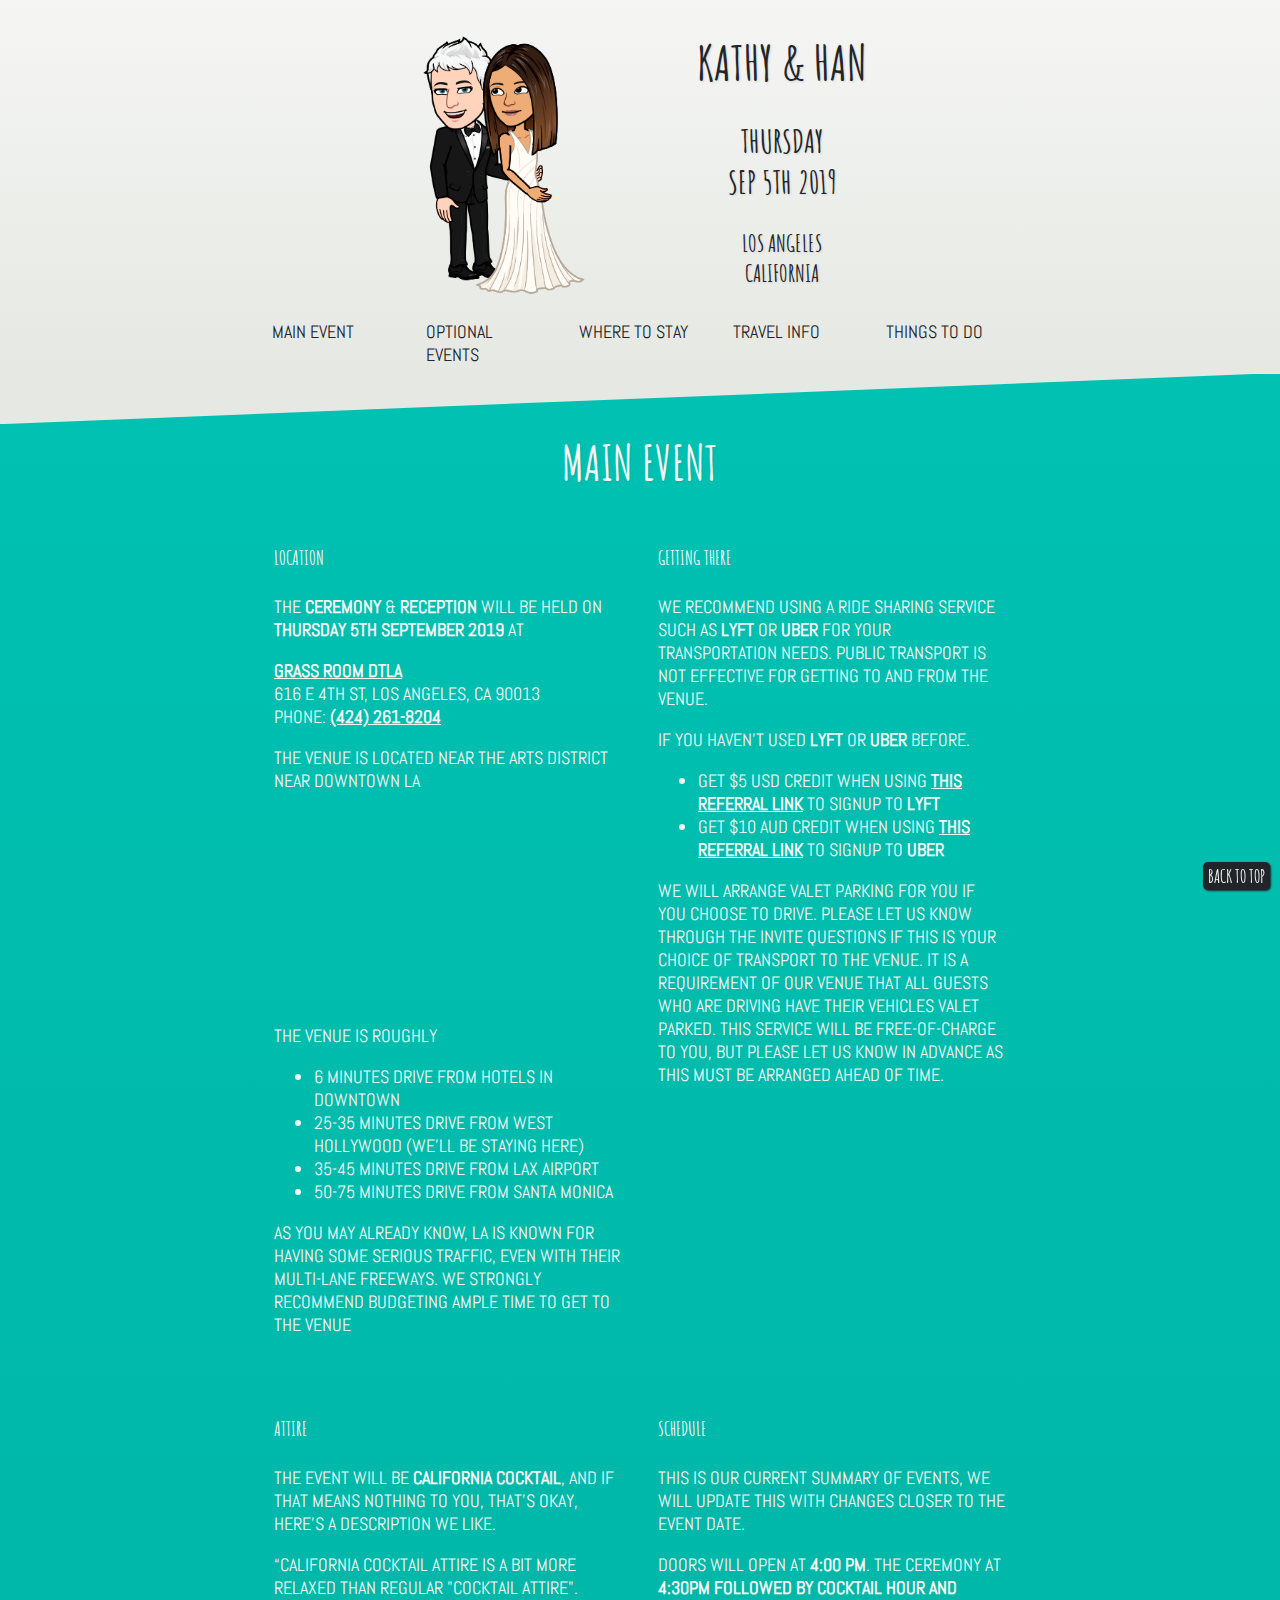
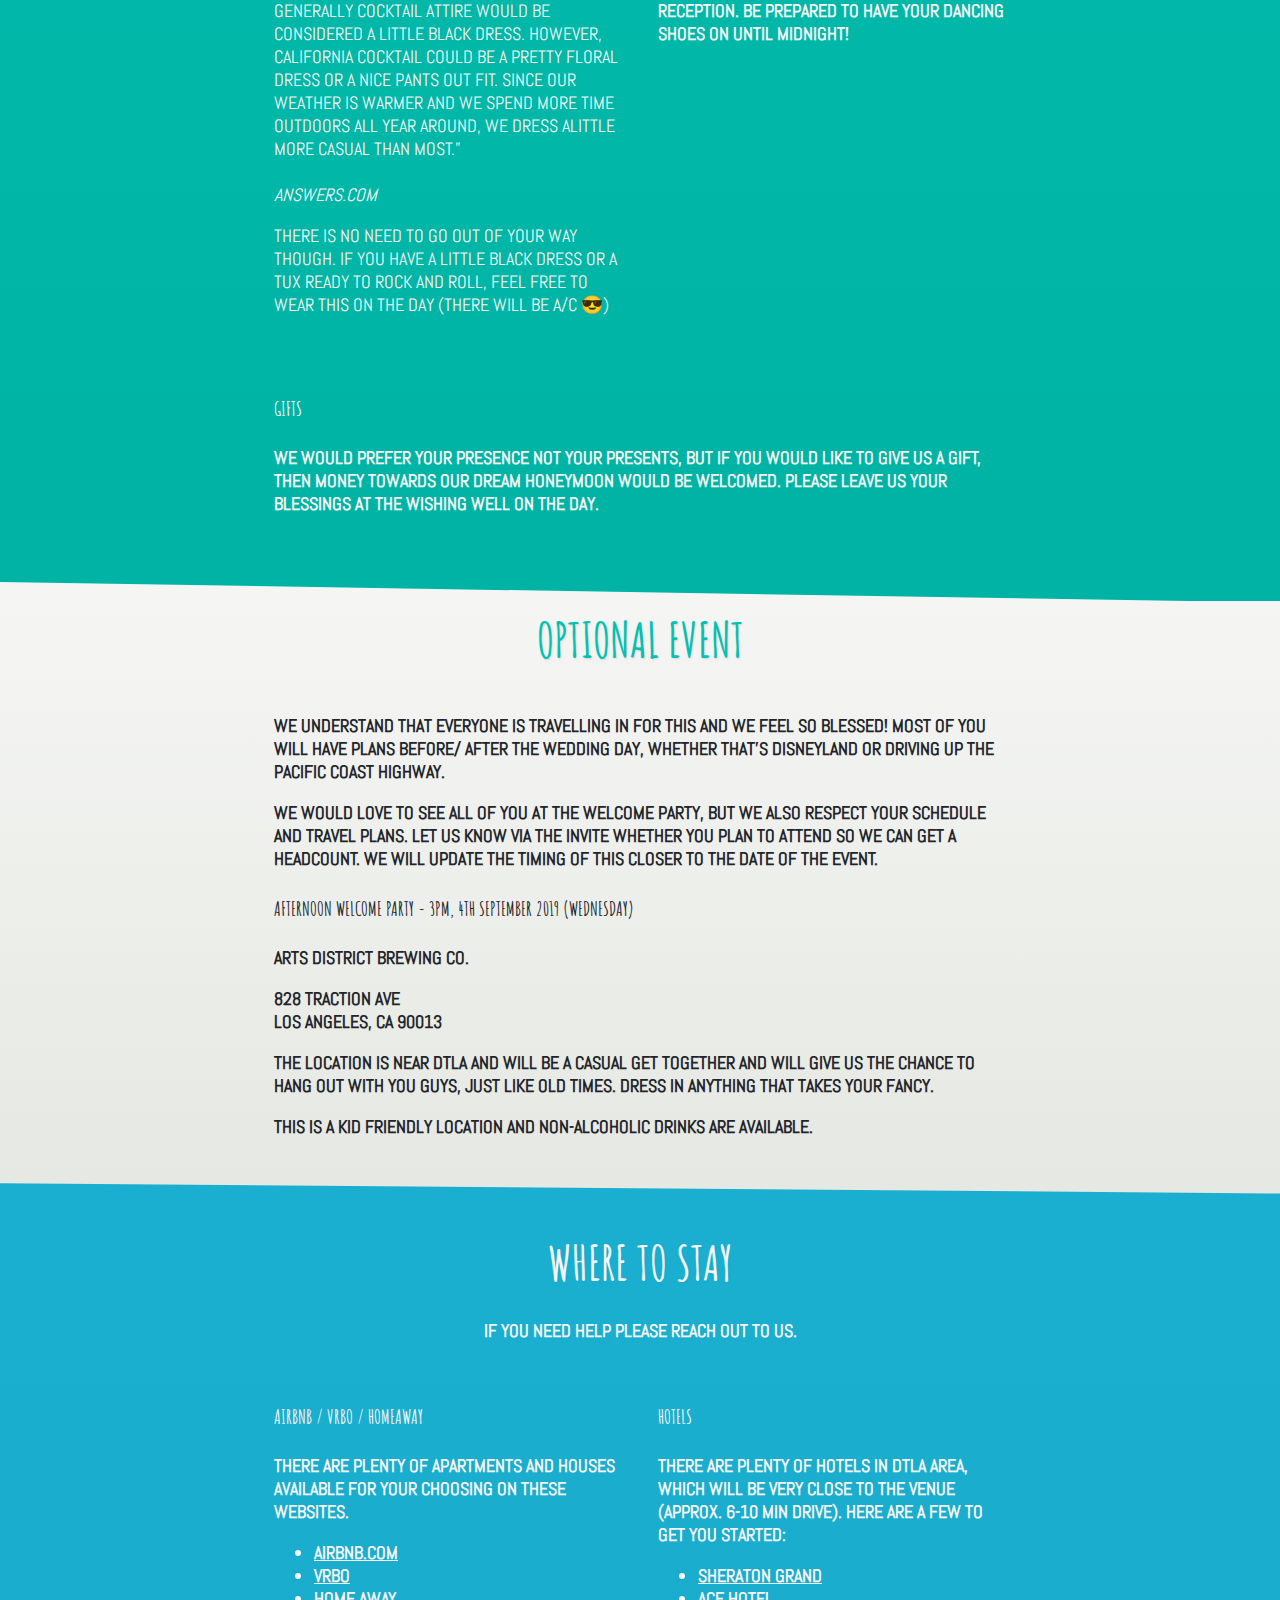
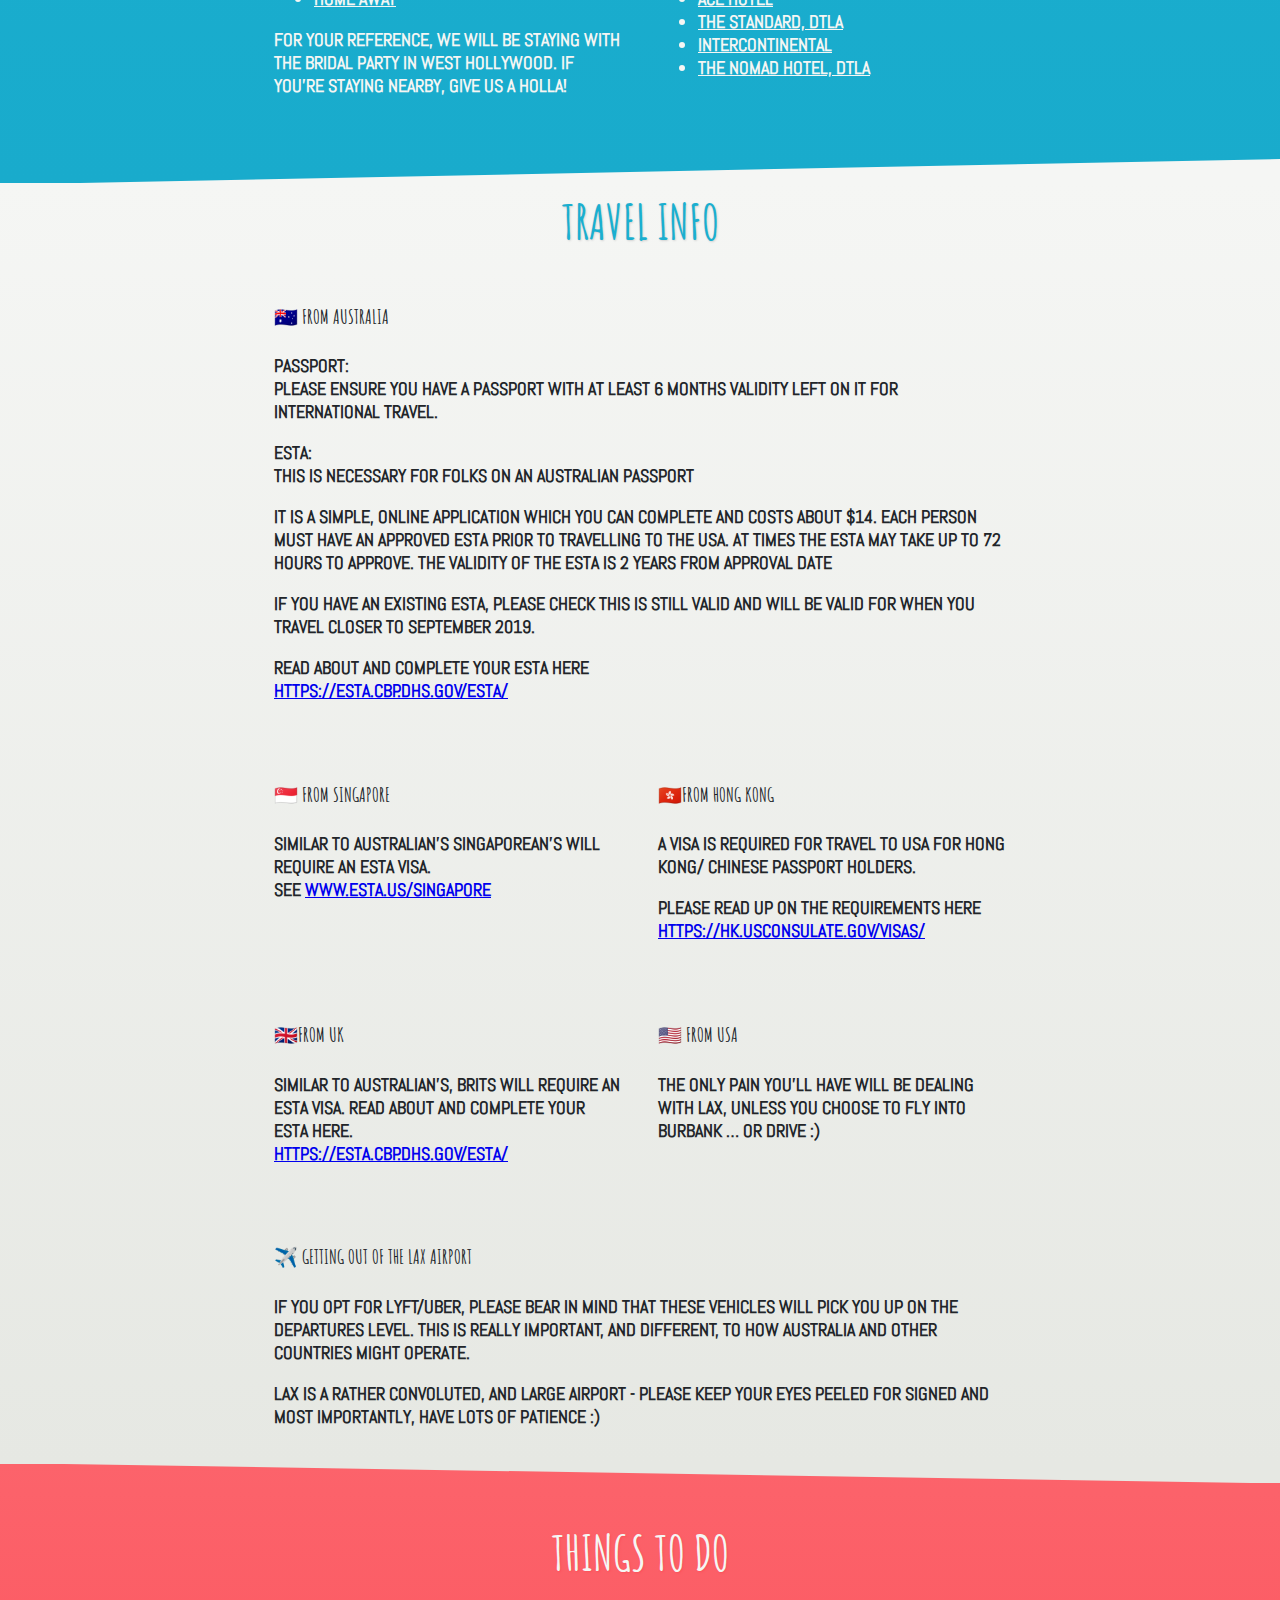
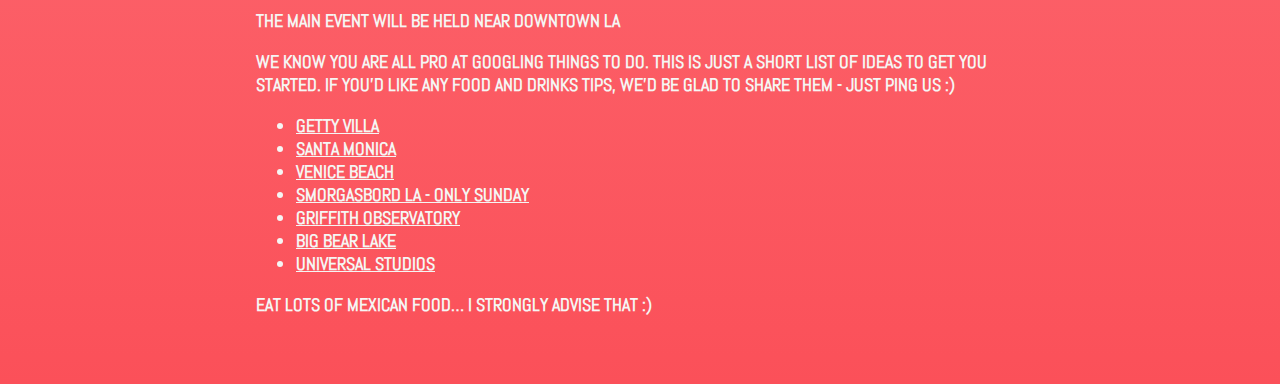
<file: index.html>
<!DOCTYPE html>
<html lang="en">
  <head>
    <title>Kathy & Han's Wedding</title>
    <meta charset="utf-8"/>
    <meta name="viewport" content="width=device-width, initial-scale=1">
    <link rel="stylesheet" href="styles/styles.css">
    <link rel="apple-touch-icon" sizes="180x180" href="/apple-touch-icon.png">
    <link rel="icon" type="image/png" sizes="32x32" href="/favicon-32x32.png">
    <link rel="icon" type="image/png" sizes="16x16" href="/favicon-16x16.png">
    <link rel="manifest" href="/site.webmanifest">
    <link rel="mask-icon" href="/safari-pinned-tab.svg" color="#5bbad5">
    <meta name="msapplication-TileColor" content="#da532c">
    <meta name="theme-color" content="#ffffff">
    <meta name="description" content="Wedding website for Kathy & Han, September 5th 2019">
    <meta name="keywords" content="Wedding,LA">
    <meta name="author" content="Han Loong Liauw">
  </head>
  <body class="text-center">
    <header id="top">
      <div class="container">
        <div class="hero flex-grid">
          <div class="hero-image col">
            <img src="images/bitmoji.png" class="" alt="avatar">
          </div>
          <div class="hero-title col">
            <h1>Kathy &amp; Han</h1>
            <h2>Thursday<br/>Sep 5th 2019</h2>
            <h3>Los Angeles<br/>California</h3>
          </div>
        </div>
        <nav>
          <a href="#main-event">Main Event</a>
          <a href="#optional-events">Optional Events</a>
          <a href="#where-to-stay">Where to stay</a>
          <a href="#travel-info">Travel Info</a>
          <a href="#things-to-do">Things to do</a>
        </nav>
      </div>
    </header>
    <section id="main-event" class="event-details section-inverse">
      <svg class="sep top" xmlns="http://www.w3.org/2000/svg" viewBox="0 0 100 100" preserveAspectRatio="none">
        <polygon points="0,100 0,0 100,0"/>
      </svg>
      <div class="container">
        <h2 class="section-heading">Main Event</h2>
        <div class="flex-grid">
          <div class="col info-box">
            <h4>Location</h4>
            <p>The <strong>Ceremony</strong> &amp; <strong>Reception</strong> will be held on <strong>Thursday 5th September 2019</strong> at</p>
            <p>
              <a rel="noreferrer" href="http://www.marvimon.com/grass-room/" target="__blank">
                <strong>Grass Room DTLA</strong>
              </a>
              <br/>
              616 E 4th St, Los Angeles, CA 90013<br/>
              Phone: <a href="tel:424-261-8204">(424) 261-8204</a>
            </p>
            <p>The venue is located near the arts district near downtown LA</p>
            <div class="map-responsive">
              <iframe title="Grass Room map" frameborder="0" style="border:0" src="https://www.google.com/maps/embed/v1/place?q=gass%20room%20dtla&key=AIzaSyDRAsAqDCcn3IewUIjiwq3JBKCfJJwVpc0" allowfullscreen></iframe>
            </div>
            <p>The venue is roughly</p>
            <ul>
              <li>6 MINUTES DRIVE FROM HOTELS IN DOWNTOWN</li>
              <li>25-35 MINUTES DRIVE FROM WEST HOLLYWOOD (WE'LL BE STAYING HERE)</li>
              <li>35-45 MINUTES DRIVE FROM LAX AIRPORT</li>
              <li>50-75 MINUTES DRIVE FROM SANTA MONICA</li>
            </ul>
            <p>AS YOU MAY ALREADY KNOW, LA IS KNOWN FOR HAVING SOME SERIOUS TRAFFIC, EVEN WITH THEIR MULTI-LANE FREEWAYS. WE STRONGLY RECOMMEND BUDGETING AMPLE TIME TO GET TO THE VENUE</p>
          </div>
          <div class="col info-box">
            <h4>Getting There</h4>
            <p>
              We recommend using a ride sharing service such as <strong>Lyft</strong> or <strong>Uber</strong> for your transportation needs.
              Public transport is not effective for getting to and from the venue.
            </p>
            <p>
              If you haven't used <strong>Lyft</strong> or <strong>Uber</strong> before.
              <ul>
                <li>Get $5 USD credit when using <a rel="noreferrer" target="__blank" href="https://www.lyft.com/ici/HANLOONG03461">this referral link</a> to signup to <strong>Lyft</strong></li>
                <li>Get $10 AUD credit when using <a rel="noreferrer" target="__blank" href="https://www.uber.com/invite/xny2m">this referral link</a> to signup to <strong>Uber</strong></li>
              </ul>
            </p>
            <p>
              WE WILL ARRANGE VALET PARKING FOR YOU IF YOU CHOOSE TO DRIVE.
              PLEASE LET US KNOW THROUGH THE INVITE QUESTIONS IF THIS IS YOUR CHOICE OF TRANSPORT TO THE VENUE.
              IT IS A REQUIREMENT OF OUR VENUE THAT ALL GUESTS WHO ARE DRIVING HAVE THEIR VEHICLES VALET PARKED.
              THIS SERVICE WILL BE FREE-OF-CHARGE TO YOU, BUT PLEASE LET US KNOW IN ADVANCE AS THIS MUST BE ARRANGED AHEAD OF TIME.
            </p>
          </div>
        </div>
        <div class="flex-grid">
          <div class="col info-box">
            <h4>Attire</h4>
            <p>
              The event will be <strong>California Cocktail</strong>, and if that means nothing to you, that's okay, here's a description we like.
            </p>
            <p>
              <q>California cocktail attire is a bit more relaxed than regular "cocktail attire". Generally cocktail attire would be considered a little black dress. However, California cocktail could be a pretty floral dress or a nice pants out fit. Since our weather is warmer and we spend more time outdoors all year around, we dress alittle more casual than most.</q>
              <i>
                <br/><br/>
              Answers.com</i>
            </p>
            <p>
              THERE IS NO NEED TO GO OUT OF YOUR WAY THOUGH.
              IF YOU HAVE A LITTLE BLACK DRESS OR A TUX READY TO ROCK AND ROLL, FEEL FREE TO WEAR THIS ON THE DAY (THERE WILL BE A/C 😎)
            </p>
          </div>
          <div class="col info-box">
            <h4>Schedule</h4>
            <p>
              THIS IS OUR CURRENT SUMMARY OF EVENTS,  WE WILL UPDATE THIS WITH CHANGES CLOSER TO THE EVENT DATE.
            </p>
            <p>
              DOORS WILL OPEN AT <strong>4:00 PM</strong>. THE CEREMONY AT <strong>4:30PM<strong> FOLLOWED BY COCKTAIL HOUR AND RECEPTION. BE PREPARED TO HAVE YOUR DANCING SHOES ON UNTIL MIDNIGHT!
            </p>
          </div>
        </div>
        <div class="flex-grid">
          <div class="col info-box">
            <h4>Gifts</h4>
            <p>
              We would prefer your presence not your presents, but if you would like to give us a gift, then money towards our dream honeymoon would be welcomed.
              PLEASE LEAVE US YOUR BLESSINGS AT THE WISHING WELL ON THE DAY.
            </p>
          </div>
        </div>
      </div>
      <svg class="sep bottom" style="height: 1.6vw" xmlns="http://www.w3.org/2000/svg" viewBox="0 0 100 100" preserveAspectRatio="none">
        <polygon points="0,0 0,100 100,100"/>
      </svg>
    </section>
    <section id="optional-events" class="optional-events">
      <div class="container">
        <h2 class="section-heading">Optional Event</h2>
        <div class="flex-grid">
          <div class="col info-box">
            <p>
              WE UNDERSTAND THAT EVERYONE IS TRAVELLING IN FOR THIS AND WE FEEL SO BLESSED!
              MOST OF YOU WILL HAVE PLANS BEFORE/ AFTER THE WEDDING DAY, WHETHER THAT’S DISNEYLAND OR DRIVING UP THE PACIFIC COAST HIGHWAY.
            </p>
            <p>
              WE WOULD LOVE TO SEE ALL OF YOU AT THE WELCOME PARTY, BUT WE ALSO RESPECT YOUR SCHEDULE AND TRAVEL PLANS.
              LET US KNOW VIA THE INVITE WHETHER YOU PLAN TO ATTEND SO WE CAN GET A HEADCOUNT.
              WE WILL UPDATE THE TIMING OF THIS CLOSER TO THE DATE OF THE EVENT.
            </p>
            <h4>AFTERNOON WELCOME PARTY - 3PM, 4TH SEPTEMBER 2019 (WEDNESDAY)</h4>
              <p>
                ARTS DISTRICT BREWING CO.
              </p>
              <p>
                828 TRACTION AVE <br/>
                Los Angeles, CA 90013
              </p>
              <p>
                THE LOCATION IS NEAR DTLA AND WILL BE A CASUAL GET TOGETHER AND WILL GIVE US THE CHANCE TO HANG OUT WITH YOU GUYS, JUST LIKE OLD TIMES. DRESS IN ANYTHING THAT TAKES YOUR FANCY.
              </p>
              <p>
                THIS IS A KID FRIENDLY LOCATION AND NON-ALCOHOLIC DRINKS ARE AVAILABLE.
              </p>
          </div>
        </div>
      </div>
    </section>
    <section id="where-to-stay" class="where-to-stay section-inverse">
      <svg class="sep top" style="height: 1.6vw" xmlns="http://www.w3.org/2000/svg" viewBox="0 0 100 100" preserveAspectRatio="none">
        <polygon points="0,0 0,50 100,100 100,0 "/>
      </svg>
      <div class="container">
        <h2 class="section-heading">Where to stay</h2>
        <p class="section-subheading">
          If you need help please reach out to us.
        </p>
        <div class="flex-grid">
          <div class="col info-box">
            <h4>AIRBNB / VRBO / HOMEAWAY</h4>
            <p>
              THERE ARE PLENTY OF APARTMENTS AND HOUSES AVAILABLE FOR YOUR CHOOSING ON THESE WEBSITES.
            </p>
            <ul>
              <li><a rel="noreferrer" href="https://www.airbnb.com/" target="_blank">Airbnb.com</a></li>
              <li><a rel="noreferrer" href="https://www.vrbo.com/" target="_blank">VRBO</a></li>
              <li><a rel="noreferrer" href="https://www.homeaway.com/" target="_blank">Home Away</a></li>
            </ul>
            <p>
              FOR YOUR REFERENCE, WE WILL BE STAYING WITH THE BRIDAL PARTY IN WEST HOLLYWOOD. IF YOU’RE STAYING NEARBY, GIVE US A HOLLA!
            </p>
          </div>
          <div class="col info-box">
            <h4>Hotels</h4>
            <p>
              THERE ARE PLENTY OF HOTELS IN DTLA AREA, WHICH WILL BE VERY CLOSE TO THE VENUE (APPROX. 6-10 MIN DRIVE). HERE ARE A FEW TO GET YOU STARTED:
            </p>
            <ul>
              <li><a rel="noreferrer" href="https://www.marriott.com/hotels/travel/laxgr-sheraton-grand-los-angeles/" target="_blank">SHERATON GRAND</a></li>
              <li><a rel="noreferrer" href="https://www.acehotel.com/losangeles/" target="_blank">ACE HOTEL</a></li>
              <li><a rel="noreferrer" href="http://www.standardhotels.com/la/properties/downtown-la" target="_blank">THE STANDARD, DTLA</a></li>
              <li><a rel="noreferrer" href="https://dtla.intercontinental.com/" target="_blank">INTERCONTINENTAL</a></li>
              <li><a rel="noreferrer" href="https://www.thenomadhotel.com/los-angeles" target="_blank">THE NOMAD HOTEL, DTLA</a></li>
            </ul>
          </div>
        </div>
      </div>
      <svg class="sep bottom" style="height: 2vw" xmlns="http://www.w3.org/2000/svg" viewBox="0 0 100 100" preserveAspectRatio="none">
        <polygon points="0,100 100,0 100,100"/>
      </svg>
    </section>
    <section id="travel-info" class="travel-info">
      <div class="container">
        <h2 class="section-heading">Travel Info</h2>
        <div class="flex-grid">
          <div class="col info-box">
            <h4>🇦🇺 from australia</h4>
            <p>
              <strong>PASSPORT:</strong><br/>
              PLEASE ENSURE YOU HAVE A PASSPORT WITH AT LEAST 6 MONTHS VALIDITY LEFT ON IT FOR INTERNATIONAL TRAVEL.
            </p>
            <p>
              <strong>ESTA:</strong><br/>
              THIS IS NECESSARY FOR FOLKS ON AN AUSTRALIAN PASSPORT
            </p>
            <p>
              IT IS A SIMPLE, ONLINE APPLICATION WHICH YOU CAN COMPLETE AND COSTS ABOUT $14. EACH PERSON MUST HAVE AN APPROVED ESTA PRIOR TO TRAVELLING TO THE USA. AT TIMES THE ESTA MAY TAKE UP TO 72 HOURS TO APPROVE. THE VALIDITY OF THE ESTA IS 2 YEARS FROM APPROVAL DATE
            </p>
            <p>
              IF YOU HAVE AN EXISTING ESTA, PLEASE CHECK THIS IS STILL VALID AND WILL BE VALID FOR WHEN YOU TRAVEL CLOSER TO SEPTEMBER 2019.
            </p>
            <p>
              READ ABOUT AND COMPLETE YOUR ESTA HERE <br/>
              <a rel="noreferrer" href="https://esta.cbp.dhs.gov/esta/" target="_blank">https://esta.cbp.dhs.gov/esta/</a>
            </p>
          </div>
        </div>
        <div class="flex-grid">
          <div class="col info-box">
            <h4>🇸🇬 from Singapore</h4>
            <p>
              Similar to Australian's Singaporean's will require an ESTA visa. <br/>See <a rel="noreferrer" href="http://www.esta.us/singapore.html" target="__blank">www.esta.us/singapore</a>
            </p>
          </div>
          <div class="col info-box">
            <h4>🇭🇰from hong kong</h4>
            <p>
              A VISA IS REQUIRED FOR TRAVEL TO USA FOR HONG KONG/ CHINESE PASSPORT HOLDERS.
            </p>
            <p>
              PLEASE READ UP ON THE REQUIREMENTS HERE<br/>
              <a rel="noreferrer" href="https://hk.usconsulate.gov/visas/" target="_blank">https://hk.usconsulate.gov/visas/</a>
            </p>
          </div>
        </div>
        <div class="flex-grid">
          <div class="col info-box">
            <h4>🇬🇧from UK</h4>
            <p>
              SIMILAR TO AUSTRALIAN'S, BRITS WILL REQUIRE AN ESTA VISA.
              READ ABOUT AND COMPLETE YOUR ESTA HERE.<br/>
              <a rel="noreferrer" href="https://esta.cbp.dhs.gov/esta/" target="_blank">https://esta.cbp.dhs.gov/esta/</a>
            </p>
          </div>
          <div class="col info-box">
            <h4>🇺🇸 from USA</h4>
            <p>
              THE ONLY PAIN YOU'LL HAVE WILL BE DEALING WITH LAX, UNLESS YOU CHOOSE TO FLY INTO BURBANK … OR DRIVE :)
            </p>
          </div>
        </div>
        <div class="flex-grid">
          <div class="col info-box">
            <h4>✈️ GETTING OUT OF THE LAX AIRPORT</h4>
            <p>
              IF YOU OPT FOR LYFT/UBER, PLEASE BEAR IN MIND THAT THESE VEHICLES WILL PICK YOU UP ON THE DEPARTURES LEVEL. THIS IS REALLY IMPORTANT, AND DIFFERENT, TO HOW AUSTRALIA AND OTHER COUNTRIES MIGHT OPERATE.
            </p>
            <p>
              LAX IS A RATHER CONVOLUTED, AND LARGE AIRPORT - PLEASE KEEP YOUR EYES PEELED FOR SIGNED AND MOST IMPORTANTLY, HAVE LOTS OF PATIENCE :)
            </p>
          </div>
        </div>
      </div>
    </section>
    <section id="things-to-do" class="things-to-do section-inverse">
      <svg class="sep top" style="height: 1.6vw" xmlns="http://www.w3.org/2000/svg" viewBox="0 0 100 100" preserveAspectRatio="none">
        <polygon points="0,0 100,0 100,100"/>
      </svg>
      <div class="container">
        <h2 class="section-heading">Things to do</h2>
        <div class="flex-grid">
          <div class="col">
            <p>The main event will be held near Downtown LA</p>
            <p>
              WE KNOW YOU ARE ALL PRO AT GOOGLING THINGS TO DO. THIS IS JUST A SHORT LIST OF IDEAS TO GET YOU STARTED. IF YOU’D LIKE ANY FOOD AND DRINKS TIPS, WE’D BE GLAD TO SHARE THEM - JUST PING US :)
            </p>
            <ul>
              <li><a rel="noreferrer" target="_blank" href="http://www.getty.edu/visit/villa/">Getty Villa</a></li>
              <li><a rel="noreferrer" target="_blank" href="https://www.santamonica.com/">Santa Monica</a></li>
              <li><a rel="noreferrer" target="_blank" href="https://www.venicebeach.com/">Venice Beach</a></li>
              <li><a rel="noreferrer" target="_blank" href="http://la.smorgasburg.com/">SMORGASBORD LA - ONLY SUNDAY</a></li>
              <li><a rel="noreferrer" target="_blank" href="http://www.griffithobservatory.org/">Griffith Observatory</a></li>
              <li><a rel="noreferrer" target="_blank" href="https://www.bigbear.com/">BIG BEAR LAKE</a></li>
              <li><a rel="noreferrer" target="_blank" href="https://www.universalstudioshollywood.com/">Universal Studios</a></li>
            </ul>
            <p>
              EAT LOTS OF MEXICAN FOOD… I STRONGLY ADVISE THAT :)
            </p>
          </div>
        </div>
      </div>
    </section>
    <a class="back-to-top" href="#top">Back to top</a>
  </body>
</html>
</file>
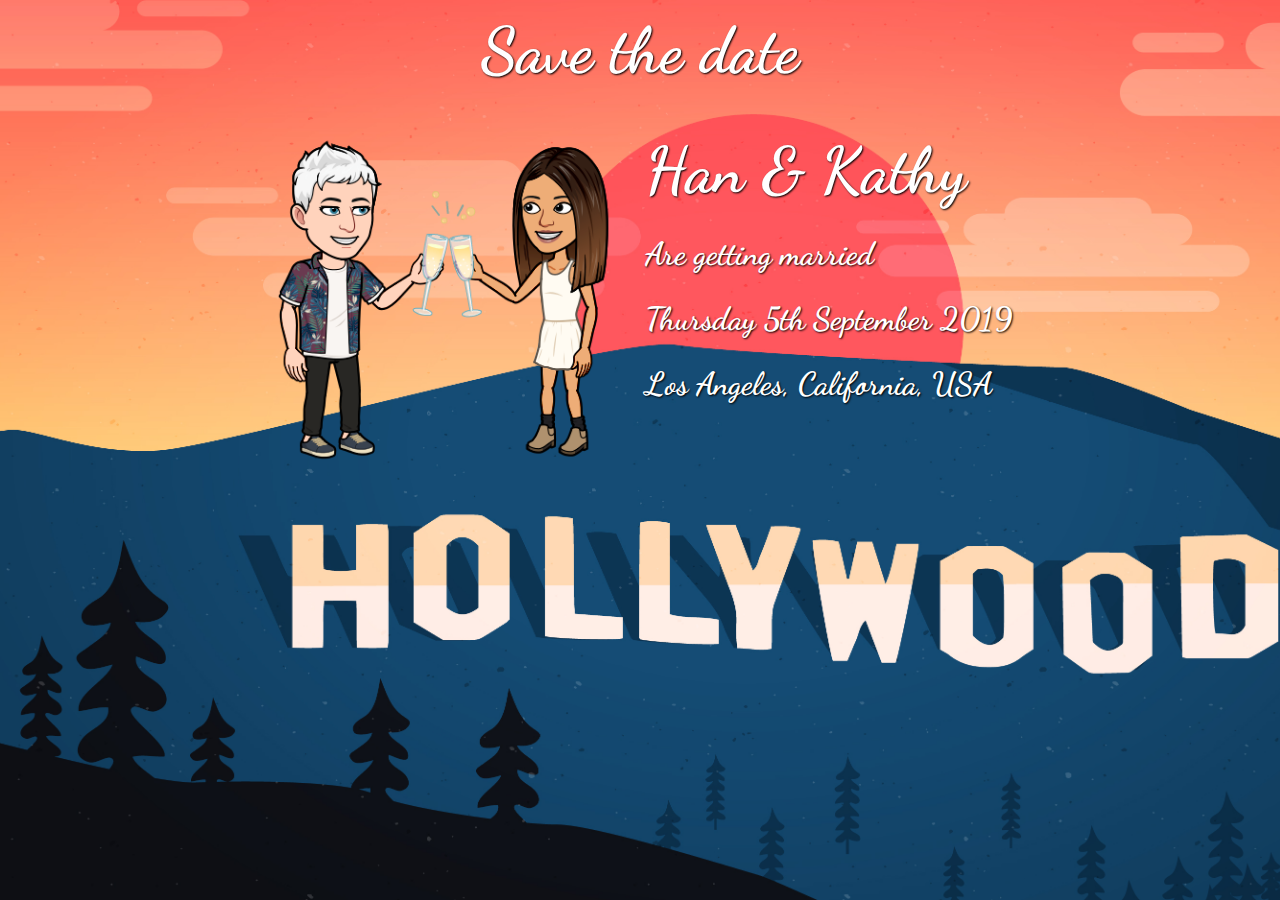
<file: save-the-date.html>
<!DOCTYPE html>
<html lang="en">
  <title>Kathy & Han's Wedding</title>
  <meta charset="utf-8"/>
  <meta name="viewport" content="width=device-width, initial-scale=1">
  <link href="https://fonts.googleapis.com/css?family=Dancing+Script" rel="stylesheet"> 
  <link rel="stylesheet" href="styles/save-the-date.css">
  <body class="text-center">
    <header>
      <div class="container">
        <h1 class="save-the-date">
          Save the date
        </h1>
        <div class="hero flex-grid">
          <div class="hero-image col">
            <img src="images/save-the-date.png" class="" alt="avatar">
          </div>
          <div class="hero-title col">
            <h1>Han  &amp; Kathy</h1>
            <h2>Are getting married</h2>
            <h2>Thursday 5th September 2019</h2>
            <h2>Los Angeles, California, USA</h2>
          </div>
        </div>
      </div>
    </header>
  </body>
</html>
</file>
<file: styles/styles.css>
@import url('https://fonts.googleapis.com/css?family=Abel|Amatic+SC');

html {
  scroll-behavior: smooth;
}

body {
  --main-bg-color: #f5f6f4;
  --second-bg-color: #e6e8e3;
  --main-bg-gradient: linear-gradient(var(--main-bg-color), var(--second-bg-color));
  --green-color: #00c1b2;
  --second-green-color: #00b3a4;
  --green-bg-gradient: linear-gradient(var(--green-color), var(--second-green-color));
  --blue-color: #1aafd0;
  --second-blue-color: #19abcc;
  --blue-bg-gradient: linear-gradient(var(--blue-color), var(--second-blue-color));
  --pink-color: #fc636b;
  --second-pink-color:  #fb5059;
  --pink-bg-gradient: linear-gradient(var(--pink-color), var(--second-pink-color));
  --text-shadow: 1px 1px 2px lightgrey;

  font-family: 'Abel', sans-serif;
  font-size: 18px;
  color: #212529;
  margin: 0;
  padding: 0;
  text-transform: uppercase;
  background-color: var(--main-bg-color);
}

h1, h2, h3, h4 {
  font-family: 'Amatic SC', cursive;
  font-weight: 700;
}

.flex-grid {
  display: flex;
}

.col {
  align-items: stretch;
  flex: 1;
}

@media (max-width: 750px) {
  .flex-grid {
    display: block;
  }
}

.container {
  display: flex;
  flex-flow: row wrap;
  justify-content: center;
  margin: 0 auto;
  max-width: 48rem;
  padding: 0 1rem;
}

section, header {
  box-sizing: border-box;
  position: relative;
}

header {
  color: var(--second-main-bg-color);
  background-image: var(--main-bg-gradient);
  text-shadow: var(--text-shadow);
}

nav {
  width: 100%;
  display: flex;
  align-content: space-evenly;
}

nav a {
  color: var(--second-main-bg-color);
  display: inline-block;
  flex: 1;
  padding: .5rem 1rem;
  text-shadow: none;
  text-decoration: none;
}

@media (max-width: 750px) {
  nav {
    display: block;
  }

  nav a {
    display: block;
    text-align: center;
  }
}

nav a:hover {
  color: black;
}

.hero {
  align-items: center;
}

.hero-title {
  text-align: center;
}

@media (max-width: 750px) {
  .hero-title {
    text-align: center;
  }
}

.hero-image img {
  max-width: 100%;
}

header h1 {
  font-size: 3rem;
  margin-bottom: 0;
  padding-bottom: 0;
}

header h2 {
  font-size: 2rem;
}

header h3 {
  font-size: 1.5rem;
}

.section-heading {
  display: block;
  font-size: 3rem;
  margin-top: .5rem;
  margin-bottom: .5rem;
  text-align: center;
  text-shadow: var(--text-shadow);
  width: 100%;
}

.section-subheading {
  text-align: center;
  width: 100%;
}

section {
  background-image: var(--main-bg-gradient);
}

.event-details {
  background-image: var(--green-bg-gradient);
}

.event-details .section-heading {
  --text-shadow: 1px 1px 2px var(--second-green-color);
}

.optional-events .section-heading {
  color: var(--green-color);
}

.where-to-stay {
  background-image: var(--blue-bg-gradient);
  padding-top: 60px;
}

.where-to-stay .section-heading {
  --text-shadow: 1px 1px 2px var(--second-blue-color);
}

.travel-info .section-heading {
  color: var(--blue-color);
}

.things-to-do {
  background-image: var(--pink-bg-gradient);
}

.things-to-do .section-heading {
  --text-shadow: 1px 1px 2px var(--second-pink-color);
}

.hero {
  align-items: center;
}

.hero-title {
  text-align: center;
}

@media (max-width: 750px) {
  .hero-title {
    text-align: center;
  }
}

.hero-image img {
  max-width: 100%;
}

header h1 {
  font-size: 3rem;
  margin-bottom: 0;
  padding-bottom: 0;
}

header h2 {
  font-size: 2rem;
}

header h3 {
  font-size: 1.5rem;
}

h4 {
  font-size: 1.2rem;
}

.section-heading {
  display: block;
  font-size: 3rem;
  margin-top: .5rem;
  margin-bottom: .5rem;
  text-align: center;
  width: 100%;
}

.section-inverse {
  color: var(--main-bg-color);
  padding-bottom: 50px;
  padding-top: 50px;
}

.section-inverse a {
  color: var(--main-bg-color);
  font-weight: 700;
}

.section-inverse a:hover {
  color: #fff;
}

.sep {
  position: absolute;
  left: 0;
  right: 0;
  width: 100%;
  height: 4vw;
  fill: var(--main-bg-color);
}

.bottom {
  bottom: 0;
  margin-bottom: -1px;
}

.top {
  top: 0;
  fill: var(--second-bg-color);
  margin-top: -1px;
}

.info-box {
  padding: 1em;
}

.map-responsive{
    overflow: hidden;
    padding-bottom: 56.25%;
    position: relative;
    height: 0;
}
.map-responsive iframe{
    left: 0;
    top: 0;
    height: 100%;
    width: 100%;
    position: absolute;
}

.back-to-top {
  background: #212529;
  bottom: 10px;
  border-radius: 5px;
  box-shadow: 1px 1px 2px #212529;
  color: var(--main-bg-color);
  display: block;
  font-family: 'Amatic SC', cursive;
  padding: 3px 5px;
  position: fixed;
  right: 10px;
  text-decoration: none;
  text-align: center;
}
</file>
<file: styles/save-the-date.css>
html {
  background-color: black;
}

body {
  background: url("../images/save-the-date-bg.jpg") no-repeat;
  background-size: cover;
  font-family: Helvetica Neue,Helvetica,Arial,sans-serif; 
  margin: 0;
  padding: 0;
  height: 100vh;
}

.flex-grid {
  display: flex;
}

.col {
  flex: 1;
}

@media (max-width: 750px) {
  .flex-grid {
    display: block;
  }
}

.container {
  display: flex;
  flex-flow: row wrap;
  justify-content: center;
  margin: 0 auto;
  max-width: 48rem;
  padding: 0 1rem;
}

section, header {
  box-sizing: border-box;
  padding: 0 0 3rem;
  position: relative;
}

header {
  color: white;
}

.save-the-date {
  margin-top: 12px;
  font-family: 'Dancing Script', cursive;
  text-shadow: 1px 1px 2px #000000;
}

.hero {
  align-items: center;
}

.hero-title {
  font-family: 'Dancing Script', cursive;
  text-shadow: 1px 1px 2px #000000;
  margin-left: 10px;
}

@media (max-width: 750px) {
  .hero-title {
    text-align: center;
  }
}

.hero-image img {
  max-width: 100%;
  margin-right: 10px;
}

header h1 {
  font-size: 4rem;
  margin-bottom: 0;
  padding-bottom: 0;
  margin-top: 0;
}

header h2 {
  font-size: 2rem;
}

header h3 {
  font-size: 1.5rem;
}
</file>
